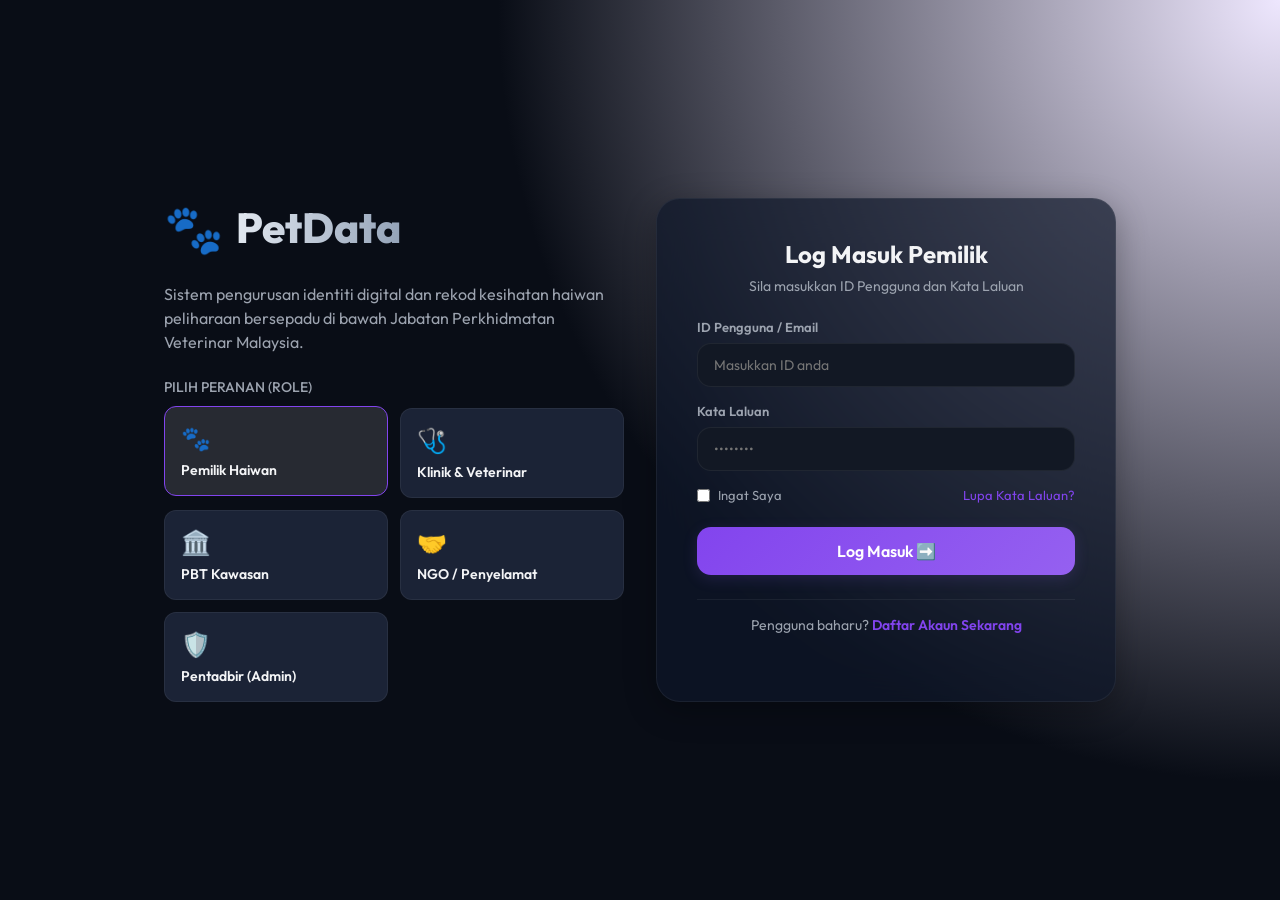
<file: index.html>
<!DOCTYPE html>
<html lang="ms">
<head>
  <meta charset="UTF-8">
  <meta name="viewport" content="width=device-width, initial-scale=1.0">
  <title>🐾 PetData — Identiti & Rekod Kesihatan Haiwan Digital</title>
  
  <!-- Manifest & PWA Tags -->
  <link rel="manifest" href="./manifest.json">
  <meta name="theme-color" content="#8B5CF6">
  <meta name="apple-mobile-web-app-capable" content="yes">
  <meta name="apple-mobile-web-app-status-bar-style" content="black-translucent">
  <meta name="apple-mobile-web-app-title" content="PetData">
  <link rel="apple-touch-icon" href="data:image/svg+xml;utf8,<svg xmlns='http://www.w3.org/2000/svg' viewBox='0 0 100 100'><rect width='100' height='100' rx='20' fill='%238B5CF6'/><text x='50' y='65' font-size='50' text-anchor='middle'>🐾</text></svg>">
  
  <!-- SEO Meta -->
  <meta name="description" content="Sistem pengurusan identiti digital dan kesihatan haiwan peliharaan bersepadu di bawah DVS Malaysia. Rekod vaksin, temujanji, pasport perjalanan, dan pindah hak milik digital.">
  <meta property="og:title" content="PetData — Identiti & Rekod Kesihatan Haiwan Digital">
  <meta property="og:description" content="Simpan profil, semak vaksinasi, urus pasport perjalanan, dan tempah rawatan klinik veterinar secara atas talian.">
  <meta property="og:type" content="website">

  <!-- Core Stylesheet -->
  <link rel="stylesheet" href="./style.css">
</head>
<body>
  <div class="app-container">
    
    <!-- --- Sidebar Navigation --- -->
    <aside class="sidebar">
      <div class="logo-container">
        <div class="logo-icon">🐾</div>
        <div class="logo-text">PetData</div>
      </div>
      
      <nav class="nav-menu">
        <div class="nav-item active" data-tab="dashboard" id="nav-dashboard">
          <span class="nav-icon">📊</span>
          <span>Dashboard</span>
        </div>
        <div class="nav-item" data-tab="profile" id="nav-profile">
          <span class="nav-icon">🐶</span>
          <span>Profil Haiwan</span>
        </div>
        <div class="nav-item" data-tab="travel" id="nav-travel">
          <span class="nav-icon">✈️</span>
          <span>Vets Passport</span>
        </div>
        <div class="nav-item" data-tab="certificates" id="nav-certificates">
          <span class="nav-icon">🏅</span>
          <span>Sijil Digital</span>
        </div>
        <div class="nav-item" data-tab="appointments" id="nav-appointments">
          <span class="nav-icon">📅</span>
          <span>Temujanji</span>
        </div>
        <div class="nav-item" data-tab="transfer-nfc" id="nav-transfer-nfc">
          <span class="nav-icon">🔄</span>
          <span>Pindahan & NFC</span>
        </div>
        <div class="nav-item" data-tab="community" id="nav-community">
          <span class="nav-icon">🤝</span>
          <span>Kempen & Kesedaran</span>
        </div>
      </nav>
      
      <div class="sidebar-footer">
        <div class="sync-status">
          <div class="status-dot" id="sync-dot"></div>
          <span id="sync-text">Sync: Vet API Online</span>
        </div>
        <div class="theme-switch-container">
          <span>Mod Cerah / Gelap</span>
          <div class="theme-toggle" id="theme-toggle-btn" aria-label="Tukar tema visual"></div>
        </div>
      </div>
    </aside>

    <!-- --- Main Display Area --- -->
    <main class="main-window">
      
      <!-- Top Sticky Header -->
      <header class="top-header">
        <div class="header-title-section">
          <h1 id="page-title">Ringkasan Dashboard</h1>
          <p id="page-subtitle">Semua maklumat kesihatan dan kemajuan semasa haiwan kesayangan anda.</p>
        </div>
        
        <div class="header-controls">
          <!-- Pet Switcher Dropdown -->
          <div class="pet-selector-wrapper">
            <button class="pet-select-btn" id="pet-switcher-trigger">
              <div class="pet-avatar-mini" id="current-pet-avatar">🐱</div>
              <span id="current-pet-name">Loading...</span>
              <span>▼</span>
            </button>
            <div class="pet-switcher-dropdown" id="pet-switcher-dd">
              <!-- Rendered Dynamically via JS -->
              <div class="add-pet-dd-btn" id="add-pet-trigger">➕ Daftar Haiwan Baru</div>
            </div>
          </div>

          <!-- Notification Bell -->
          <button class="notif-btn" id="notif-btn-trigger" aria-label="Notifikasi">
            <span>🔔</span>
            <div class="notif-badge" id="notif-badge"></div>
          </button>
          
          <!-- User Profile -->
          <div class="user-profile-badge" style="display: flex; align-items: center; gap: 10px;">
            <div class="user-avatar" id="user-avatar-display">--</div>
            <div style="display: flex; flex-direction: column; line-height: 1.2;">
              <span class="user-name" id="user-name-display" style="font-weight: 600;">Loading...</span>
              <span id="user-role-display" style="font-size: 11px; font-weight: 600;">--</span>
            </div>
          </div>
          <button id="logout-btn" class="btn-secondary" style="padding: 6px 12px; font-size: 12px; margin-left: 8px; border-color: rgba(239, 68, 68, 0.3); color: var(--danger);">Log Keluar</button>
        </div>
      </header>

      <!-- Content Window -->
      <div class="content-body">
        
        <!-- --- SECTION 1: DASHBOARD --- -->
        <section class="tab-pane active" id="tab-dashboard">
          <div class="dashboard-grid">
            
            <div class="dashboard-left">
              <!-- Quick Stats row -->
              <div class="widget-row">
                <div class="glass-card metric-card">
                  <div class="metric-icon">💉</div>
                  <div class="metric-data">
                    <h3>Status Vaksin</h3>
                    <div class="metric-value" id="dash-vaccine-status"><span class="badge badge-green">Kemaskini</span></div>
                  </div>
                </div>
                <div class="glass-card metric-card">
                  <div class="metric-icon">⚖️</div>
                  <div class="metric-data">
                    <h3>Berat Terkini</h3>
                    <div class="metric-value"><span id="dash-weight-value">--</span> <span class="metric-label">kg</span></div>
                  </div>
                </div>
                <div class="glass-card metric-card">
                  <div class="metric-icon">🛰️</div>
                  <div class="metric-data">
                    <h3>Nombor Mikrocip</h3>
                    <div class="metric-value" id="dash-chip-value">--</div>
                  </div>
                </div>
              </div>

              <!-- Weight Chart Widget -->
              <div class="glass-card chart-widget">
                <div class="chart-header">
                  <span class="chart-title">Trend Berat Badan (Sejarah Log)</span>
                  <div class="chart-controls">
                    <button class="chart-btn" id="add-weight-log-btn">✍️ Log Berat</button>
                  </div>
                </div>
                <div class="chart-container" id="weight-chart-holder">
                  <!-- SVG Graph dynamically rendered here -->
                </div>
              </div>
            </div>

            <div class="dashboard-right">
              <!-- Quick Identity Card -->
              <div class="glass-card pet-identity-card">
                <div class="pet-avatar-large-container">
                  <div class="pet-avatar-large" id="dash-pet-avatar" style="font-size: 56px; display: flex; align-items: center; justify-content: center; background-color: var(--bg-tertiary);">🐱</div>
                  <div class="pet-tag-indicator" id="dash-pet-gender-icon">♀️</div>
                </div>
                <h2 class="pet-name-large" id="dash-pet-name">--</h2>
                <div class="pet-breed-large" id="dash-pet-breed">--</div>
                <div class="pet-uuid" id="dash-pet-uuid">--</div>
                
                <div class="profile-quick-stats">
                  <div class="stat-item">
                    <h4>Tarikh Lahir</h4>
                    <p id="dash-pet-dob">--</p>
                  </div>
                  <div class="stat-item">
                    <h4>Ciri Fizikal</h4>
                    <p id="dash-pet-colors">--</p>
                  </div>
                </div>
              </div>

              <!-- Food Log Quick View -->
              <div class="glass-card food-history-widget">
                <div class="chart-header">
                  <span class="chart-title">🍛 Rekod Makanan Terkini</span>
                  <button class="chart-btn" id="add-food-log-btn" style="padding: 4px 8px;">➕ Tambah</button>
                </div>
                <div class="food-log-list" id="dash-food-logs-container">
                  <!-- Dynamic render -->
                </div>
              </div>
            </div>

          </div>
        </section>

        <!-- --- SECTION 2: ANIMAL PROFILE --- -->
        <section class="tab-pane" id="tab-profile">
          <div class="dashboard-grid">
            
            <div class="dashboard-left">
              <div class="glass-card">
                <h2 style="margin-bottom: 20px;">Maklumat Pengenalan & Ciri Haiwan</h2>
                <form id="pet-info-form" style="display: grid; grid-template-columns: 1fr 1fr; gap: 16px;">
                  <div class="form-group">
                    <label for="prof-pet-name">Nama Haiwan</label>
                    <input type="text" class="form-control" id="prof-pet-name" required>
                  </div>
                  <div class="form-group">
                    <label for="prof-pet-species">Spesies / Baka</label>
                    <input type="text" class="form-control" id="prof-pet-species" required>
                  </div>
                  <div class="form-group">
                    <label for="prof-pet-gender">Jantina</label>
                    <select class="form-control" id="prof-pet-gender">
                      <option value="Jantan">Jantan (Male)</option>
                      <option value="Betina">Betina (Female)</option>
                    </select>
                  </div>
                  <div class="form-group">
                    <label for="prof-pet-dob">Tarikh Lahir (DOB)</label>
                    <input type="date" class="form-control" id="prof-pet-dob" required>
                  </div>
                  <div class="form-group">
                    <label for="prof-pet-chip-no">Nombor Mikrocip</label>
                    <input type="text" class="form-control" id="prof-pet-chip-no">
                  </div>
                  <div class="form-group">
                    <label for="prof-pet-chip-color">Warna Mikrocip</label>
                    <input type="text" class="form-control" id="prof-pet-chip-color">
                  </div>
                  <div class="form-group" style="grid-column: span 2;">
                    <label for="prof-pet-physical">Warna & Ciri Fizikal</label>
                    <input type="text" class="form-control" id="prof-pet-physical">
                  </div>
                  <div class="form-group" style="grid-column: span 2; display: flex; justify-content: flex-end; margin-top: 10px;">
                    <button type="submit" class="btn-primary">💾 Simpan Kemaskini</button>
                  </div>
                </form>
              </div>
            </div>

            <div class="dashboard-right">
              <div class="glass-card">
                <h3 style="margin-bottom: 16px;">Log Berat Badan Lengkap</h3>
                <form id="weight-manual-form" style="display: flex; gap: 10px; margin-bottom: 16px;">
                  <input type="number" step="0.1" class="form-control" id="weight-input-kg" placeholder="Berat (kg)" required style="flex-grow: 1;">
                  <button type="submit" class="btn-primary" style="padding: 10px 16px;">Simpan</button>
                </form>
                <div style="max-height: 250px; overflow-y: auto;">
                  <table class="history-table" style="width: 100%;">
                    <thead>
                      <tr>
                        <th>Tarikh</th>
                        <th>Berat (kg)</th>
                      </tr>
                    </thead>
                    <tbody id="profile-weight-table-body">
                      <!-- Render via JS -->
                    </tbody>
                  </table>
                </div>
              </div>
            </div>

          </div>
        </section>

        <!-- --- SECTION 3: TRAVEL HISTORY --- -->
        <section class="tab-pane" id="tab-travel">
          <div style="max-width: 800px; margin: 0 auto;">
            <div class="glass-card" style="margin-bottom: 24px;">
              <h2 style="margin-bottom: 12px;">✈️ Rekod Perjalanan (Vets Passport API)</h2>
              <p style="font-size: 14px; color: var(--text-secondary);">
                Menyemak sejarah perjalanan rentas sempadan bagi haiwan peliharaan anda yang telah didaftarkan dengan Jabatan Perkhidmatan Veterinar Malaysia (DVS).
              </p>
            </div>
            
            <div class="timeline" id="travel-timeline">
              <!-- Timelines generated via JS -->
            </div>
          </div>
        </section>

        <!-- --- SECTION 4: CERTIFICATES --- -->
        <section class="tab-pane" id="tab-certificates">
          <div style="margin-bottom: 24px; display: flex; justify-content: space-between; align-items: center; flex-wrap: wrap; gap: 16px;">
            <div>
              <h2>🏅 Vault Sijil Digital Rasmi</h2>
              <p style="font-size: 14px; color: var(--text-secondary); margin-top: 4px;">Sijil digital sah berhubung terus dengan pangkalan data Vet Registry API.</p>
            </div>
            <button class="btn-primary" id="request-cert-btn">➕ Pohon Sijil Baru</button>
          </div>

          <div class="certs-grid" id="certs-container">
            <!-- Render via JS -->
          </div>
        </section>

        <!-- --- SECTION 5: APPOINTMENTS --- -->
        <section class="tab-pane" id="tab-appointments">
          <div class="appointment-booking-grid">
            
            <div class="glass-card">
              <h2 style="margin-bottom: 20px;">📅 Tempah Temujanji Veterinar</h2>
              <form id="appointment-booking-form">
                <div class="form-group">
                  <label for="apt-service">Jenis Temujanji</label>
                  <select class="form-control" id="apt-service" required>
                    <option value="Vaksinasi & Imunisasi">Vaksinasi & Imunisasi (Vaccine)</option>
                    <option value="Pemeriksaan Kesihatan Biasa">Pemeriksaan Kesihatan Biasa (General Checkup)</option>
                    <option value="Rawatan Penyakit / Sakit">Rawatan Penyakit / Sakit (Treatment)</option>
                    <option value="Pembedahan / Neutering">Pembedahan / Sterilisasi (Surgery/Neutering)</option>
                  </select>
                </div>
                
                <div class="form-group">
                  <label for="apt-clinic">Pilih Klinik Veterinar Kerajaan</label>
                  <select class="form-control" id="apt-clinic" required>
                    <option value="Klinik Veterinar Kerajaan Daerah Petaling">Klinik Veterinar Kerajaan Daerah Petaling</option>
                    <option value="Jabatan Perkhidmatan Veterinar Negeri Selangor">Jabatan Perkhidmatan Veterinar Negeri Selangor (Shah Alam)</option>
                    <option value="Klinik Veterinar Kerajaan Wilayah Persekutuan">Klinik Veterinar Kerajaan Wilayah Persekutuan (Cheras)</option>
                    <option value="Klinik Veterinar Kerajaan Daerah Klang">Klinik Veterinar Kerajaan Daerah Klang</option>
                  </select>
                </div>

                <div class="form-group" style="margin-top: 16px;">
                  <label>Pilih Tarikh & Masa Slot</label>
                  <div class="calendar-picker" style="margin-top: 8px;">
                    <div class="calendar-header">
                      <span id="cal-month-year">Jun 2026</span>
                    </div>
                    <div class="calendar-grid" id="cal-grid-days">
                      <!-- Dynamically build days in JS -->
                    </div>
                  </div>
                </div>

                <div class="form-group" style="margin-top: 16px;">
                  <label>Slot Masa Tersedia</label>
                  <div class="slots-grid" id="slots-time-container">
                    <!-- Rendered in JS -->
                  </div>
                </div>

                <div style="display: flex; justify-content: flex-end; margin-top: 24px;">
                  <button type="submit" class="btn-primary" id="btn-book-appointment">📅 Confirm Slot Booking</button>
                </div>
              </form>
            </div>

            <div class="dashboard-right">
              <div class="glass-card">
                <h3 style="margin-bottom: 16px;">Temujanji Akan Datang</h3>
                <div style="display: flex; flex-direction: column; gap: 12px;" id="upcoming-appointments-list">
                  <!-- Dynamic items -->
                </div>
              </div>
            </div>

          </div>
        </section>

        <!-- --- SECTION 6: TRANSFER & NFC --- -->
        <section class="tab-pane" id="tab-transfer-nfc">
          <div class="dashboard-grid">
            
            <div class="dashboard-left">
              <!-- Ownership Transfer Wizard -->
              <div class="glass-card">
                <h2 style="margin-bottom: 8px;">🔄 Pindahan Hak Milik (Ownership Transfer)</h2>
                <p style="font-size: 13px; color: var(--text-secondary); margin-bottom: 24px;">Pindahkan profil haiwan secara sah kepada pemilik baru.</p>
                
                <div class="step-wizard">
                  <div class="step-node active" id="step-node-1">
                    <div class="step-circle">1</div>
                    <span>Maklumat Baru</span>
                  </div>
                  <div class="step-node" id="step-node-2">
                    <div class="step-circle">2</div>
                    <span>Pengesahan PIN</span>
                  </div>
                  <div class="step-node" id="step-node-3">
                    <div class="step-circle">3</div>
                    <span>Selesai</span>
                  </div>
                </div>

                <!-- Step 1 Content -->
                <div id="transfer-step-1-content">
                  <form id="transfer-initiate-form">
                    <div class="form-group">
                      <label for="trans-owner-ic">No. Kad Pengenalan (IC) Pemilik Baru</label>
                      <input type="text" class="form-control" id="trans-owner-ic" placeholder="Cth: 920815105233" required>
                    </div>
                    <div class="form-group">
                      <label for="trans-owner-email">Alamat Email Pemilik Baru</label>
                      <input type="email" class="form-control" id="trans-owner-email" placeholder="Cth: newowner@email.com" required>
                    </div>
                    <div class="form-group">
                      <label for="trans-reason">Sebab Pindahan</label>
                      <textarea class="form-control" id="trans-reason" rows="3" placeholder="Sebab penyerahan pemilikan..." required></textarea>
                    </div>
                    <div style="display: flex; justify-content: flex-end; margin-top: 16px;">
                      <button type="submit" class="btn-primary">Seterusnya ➡️</button>
                    </div>
                  </form>
                </div>

                <!-- Step 2 Content -->
                <div id="transfer-step-2-content" style="display: none; text-align: center; padding: 20px 0;">
                  <p style="margin-bottom: 16px;">Sila masukkan **PIN Pengesahan Kripto** pemilik semasa untuk meluluskan pindahan ini.</p>
                  <form id="transfer-pin-form" style="max-width: 300px; margin: 0 auto;">
                    <div class="form-group">
                      <input type="password" class="form-control" id="trans-pin-input" maxlength="6" placeholder="******" style="text-align: center; font-size: 24px; letter-spacing: 12px;" required>
                    </div>
                    <div style="display: flex; justify-content: center; gap: 12px; margin-top: 16px;">
                      <button type="button" class="btn-secondary" id="btn-cancel-transfer">Batal</button>
                      <button type="submit" class="btn-primary">Sahkan Transaksi 🔑</button>
                    </div>
                  </form>
                </div>

                <!-- Step 3 Content -->
                <div id="transfer-step-3-content" style="display: none; text-align: center; padding: 30px 0;">
                  <span style="font-size: 48px;">✅</span>
                  <h3 style="margin-top: 16px;">Pindahan Selesai & Berjaya!</h3>
                  <p style="font-size: 13px; color: var(--text-secondary); margin-top: 8px; max-width: 400px; margin-left: auto; margin-right: auto;">
                    Sijil pemilikan baharu sedang dijana. Notifikasi pengesahan telah dihantar kepada pemilik baru melalui e-mel.
                  </p>
                  <button type="button" class="btn-primary" id="btn-reset-transfer" style="margin: 24px auto 0 auto;">Selesai</button>
                </div>
              </div>

              <!-- Ownership Log History -->
              <div class="glass-card" style="margin-top: 24px;">
                <h3>Rekod Log Pindahan Terdahulu (Audit Log)</h3>
                <div style="overflow-x: auto;">
                  <table class="history-table">
                    <thead>
                      <tr>
                        <th>Tarikh</th>
                        <th>Dari Pemilik</th>
                        <th>Kepada Pemilik</th>
                        <th>Status</th>
                      </tr>
                    </thead>
                    <tbody id="transfer-history-tbody">
                      <!-- Rendered dynamically -->
                    </tbody>
                  </table>
                </div>
              </div>
            </div>

            <div class="dashboard-right">
              <!-- NFC Integration Panel -->
              <div class="glass-card">
                <div class="nfc-widget">
                  <div class="nfc-status-info">
                    <div class="nfc-badge-pulse" id="nfc-pulse-indicator">
                      <div class="nfc-pulse-dot"></div>
                      <span id="nfc-status-text">Collar Active</span>
                    </div>
                    <h3 style="margin-top: 8px;">IoT Collar Smart NFC</h3>
                    <p style="font-size: 12px; color: var(--text-secondary); max-width: 200px;">
                      Imbas tag kolar pintar untuk akses pantas profil awam bagi haiwan peliharaan.
                    </p>
                  </div>
                  <button class="nfc-btn-toggle" id="btn-toggle-nfc">NFC Aktif</button>
                </div>

                <div style="margin-top: 24px; padding-top: 20px; border-top: 1px solid var(--border-color);">
                  <div class="form-group">
                    <label>UID Tag NFC Semasa</label>
                    <div style="display: flex; gap: 8px;">
                      <input type="text" class="form-control" id="nfc-uid-display" value="NTAG215_90A45F3C28" readonly style="flex-grow: 1; font-family: monospace; font-size: 13px;">
                      <button class="btn-secondary" id="btn-re-register-nfc" style="padding: 10px 14px;">Edit</button>
                    </div>
                  </div>
                </div>

                <div style="margin-top: 20px; padding: 12px; background-color: var(--bg-tertiary); border-radius: var(--radius-md); font-size: 12px;">
                  <strong>💡 Mod Kecemasan (Lost Mode):</strong> Jika haiwan anda hilang, pastikan kolar NFC diaktifkan supaya orang awam yang mengimbas tag boleh menghubungi anda secara selamat tanpa mendedahkan data privasi.
                </div>
                
                <button class="btn-secondary" id="btn-preview-public-profile" style="width: 100%; margin-top: 16px; font-weight: 600;">👁️ Lihat Profil Awam NFC</button>
              </div>
            </div>

          </div>
        </section>

      </div>
    </main>

  </div>

  <!-- --- NOTIFICATION BANNER CONTAINER --- -->
  <div class="toast-container" id="toast-holder"></div>

  <!-- --- MODAL 1: ADD / REGISTER NEW PET --- -->
  <div class="modal-overlay" id="modal-add-pet">
    <div class="modal-content">
      <div class="modal-header">
        <h3 class="modal-title">🐾 Daftar Profil Haiwan Baharu</h3>
        <button class="modal-close" id="modal-add-pet-close">&times;</button>
      </div>
      <form id="add-pet-form">
        <div class="modal-body">
          <div class="form-group">
            <label for="add-pet-name">Nama Haiwan</label>
            <input type="text" class="form-control" id="add-pet-name" placeholder="Cth: Oyen" required>
          </div>
          <div class="form-group">
            <label for="add-pet-species">Spesies / Baka</label>
            <input type="text" class="form-control" id="add-pet-species" placeholder="Cth: Kucing Tabby, Golden Retriever" required>
          </div>
          <div class="form-group">
            <label for="add-pet-gender">Jantina</label>
            <select class="form-control" id="add-pet-gender">
              <option value="Jantan">Jantan (Male)</option>
              <option value="Betina">Betina (Female)</option>
            </select>
          </div>
          <div class="form-group">
            <label for="add-pet-dob">Tarikh Lahir (DOB)</label>
            <input type="date" class="form-control" id="add-pet-dob" required>
          </div>
          <div class="form-group">
            <label for="add-pet-weight">Berat Awal (kg)</label>
            <input type="number" step="0.1" class="form-control" id="add-pet-weight" placeholder="Cth: 4.2" required>
          </div>
        </div>
        <div class="modal-footer">
          <button type="button" class="btn-secondary" id="modal-add-pet-cancel">Batal</button>
          <button type="submit" class="btn-primary">Daftar Profil 💾</button>
        </div>
        <!-- SECTION: COMMUNITY (Kempen & Kesedaran) -->
        <section class="tab-pane" id="tab-community">
          <div class="dashboard-grid">
            <!-- Fundraising Campaigns -->
            <div class="glass-card">
              <h2>Kempen Bantuan & Kutipan Dana NGO</h2>
              <p style="color: var(--text-secondary); font-size: 13px; margin-bottom: 16px;">Sumbang untuk perubatan dan penjagaan haiwan terbiar yang dikendalikan oleh rakan NGO kami.</p>
              
              <div style="display: flex; flex-direction: column; gap: 16px;">
                <div style="border: 1px solid var(--border-color); border-radius: var(--radius-md); padding: 12px; background: var(--bg-tertiary);">
                  <div style="display: flex; gap: 12px; align-items: center;">
                    <div style="width: 80px; height: 80px; border-radius: var(--radius-sm); overflow: hidden; background: var(--border-color-hover);">
                      <img src="https://images.unsplash.com/photo-1548767797-d8c844163c4c?auto=format&fit=crop&w=400&q=80" style="width: 100%; height: 100%; object-fit: cover;">
                    </div>
                    <div style="flex-grow: 1;">
                      <h4 style="margin: 0; font-size: 15px;">Dana Perubatan Pembedahan Kucing (Bubu)</h4>
                      <p style="font-size: 12px; color: var(--text-muted); margin: 4px 0;">Oleh: Penyelamat Haiwan Malaysia</p>
                      <!-- Progress -->
                      <div style="width: 100%; height: 6px; background: var(--border-color); border-radius: 3px; margin-top: 8px; overflow: hidden;">
                         <div style="width: 50%; height: 100%; background: linear-gradient(90deg, var(--primary), var(--secondary));"></div>
                      </div>
                      <div style="display: flex; justify-content: space-between; font-size: 11px; margin-top: 4px; font-weight: 600;">
                         <span>Terkumpul: RM 1,250</span>
                         <span>Sasaran: RM 2,500</span>
                      </div>
                    </div>
                  </div>
                  <button class="btn-primary" style="width: 100%; margin-top: 12px; padding: 8px; font-size: 13px;">Sumbang Sekarang (ToyyibPay)</button>
                </div>
              </div>
            </div>

            <!-- Lost & Found Radar -->
            <div class="glass-card">
              <h2>Radar Haiwan Hilang / Ditemui</h2>
              <p style="color: var(--text-secondary); font-size: 13px; margin-bottom: 16px;">Membantu menyatukan haiwan peliharaan dengan pemilik sah mereka.</p>
              
              <div style="display: flex; flex-direction: column; gap: 12px;">
                <!-- Lost Item -->
                <div style="display: flex; gap: 12px; padding: 12px; border: 1px solid rgba(245, 158, 11, 0.3); border-radius: var(--radius-md); background: rgba(245, 158, 11, 0.05);">
                  <div style="width: 60px; height: 60px; border-radius: var(--radius-sm); overflow: hidden; border: 2px solid var(--warning);">
                    <img src="https://images.unsplash.com/photo-1543852786-1cf6624b9987?auto=format&fit=crop&w=100&q=80" style="width: 100%; height: 100%; object-fit: cover;">
                  </div>
                  <div>
                    <h4 style="margin: 0; color: var(--warning); font-size: 14px;">HILANG: Kucing Parsi (Oreo)</h4>
                    <p style="margin: 4px 0; font-size: 12px; color: var(--text-secondary);">Lokasi: USJ 11, Subang Jaya</p>
                    <button class="btn-secondary" style="padding: 4px 8px; font-size: 11px; margin-top: 4px; border-color: var(--warning); color: var(--warning);">Lapor Penemuan</button>
                  </div>
                </div>

                <!-- Found Item -->
                <div style="display: flex; gap: 12px; padding: 12px; border: 1px solid rgba(16, 185, 129, 0.3); border-radius: var(--radius-md); background: rgba(16, 185, 129, 0.05);">
                  <div style="width: 60px; height: 60px; border-radius: var(--radius-sm); overflow: hidden; border: 2px solid var(--success);">
                    <img src="https://images.unsplash.com/photo-1583511655857-d19b40a7a54e?auto=format&fit=crop&w=100&q=80" style="width: 100%; height: 100%; object-fit: cover;">
                  </div>
                  <div>
                    <h4 style="margin: 0; color: var(--success); font-size: 14px;">DITEMUI: Anjing Baka Mix</h4>
                    <p style="margin: 4px 0; font-size: 12px; color: var(--text-secondary);">Kini berada di Shelter NGO. Ada mikrocip.</p>
                    <button class="btn-primary" style="padding: 4px 8px; font-size: 11px; margin-top: 4px; background: var(--success);">Semak Tuntutan</button>
                  </div>
                </div>
              </div>
            </div>
          </div>
        </section>

      </div>
    </main>
  </div>

  <!-- --- MODAL 2: ADD FOOD LOG ENTRY --- -->
  <div class="modal-overlay" id="modal-food-log">
    <div class="modal-content">
      <div class="modal-header">
        <h3 class="modal-title">🍛 Tambah Sejarah Makanan</h3>
        <button class="modal-close" id="modal-food-log-close">&times;</button>
      </div>
      <form id="add-food-form">
        <div class="modal-body">
          <div class="form-group">
            <label for="food-type">Kategori Makanan</label>
            <select class="form-control" id="food-type" required>
              <option value="dry">Makanan Kering (Dry Food)</option>
              <option value="wet">Makanan Basah (Wet Food)</option>
              <option value="raw">Makanan Mentah (Raw Diet)</option>
              <option value="supplement">Suplemen / Vitamin</option>
            </select>
          </div>
          <div class="form-group">
            <label for="food-brand">Jenama & Nama Makanan</label>
            <input type="text" class="form-control" id="food-brand" placeholder="Cth: Royal Canin Fit 32" required>
          </div>
        </div>
        <div class="modal-footer">
          <button type="button" class="btn-secondary" id="modal-food-log-cancel">Batal</button>
          <button type="submit" class="btn-primary">Simpan Log 💾</button>
        </div>
      </form>
    </div>
  </div>

  <!-- --- MODAL 3: CERTIFICATE PRINT PREVIEW / QR VERIFICATION --- -->
  <div class="modal-overlay" id="modal-cert-viewer">
    <div class="modal-content" style="max-width: 650px;">
      <div class="modal-header">
        <h3 class="modal-title" id="cert-viewer-title">Sijil Digital Pendaftaran</h3>
        <button class="modal-close" id="modal-cert-viewer-close">&times;</button>
      </div>
      <div class="modal-body" id="cert-printable-area" style="padding: 30px; font-family: 'Outfit', sans-serif;">
        <!-- Printable / visual design system cert -->
        <div style="border: 4px double var(--primary); padding: 24px; border-radius: 12px; background-color: var(--bg-secondary); position: relative;">
          <!-- Badge overlay -->
          <div style="position: absolute; top: 20px; right: 20px; text-align: center;">
            <div id="cert-qr-holder" style="background: white; padding: 6px; border-radius: 8px; display: inline-block; margin-bottom: 4px;">
              <!-- Placeholder QR -->
              <svg width="64" height="64" viewBox="0 0 100 100" fill="black"><rect width="10" height="10" x="5" y="5"/><rect width="10" height="10" x="85" y="5"/><rect width="10" height="10" x="5" y="85"/><rect width="5" height="5" x="20" y="20"/><rect width="5" height="5" x="40" y="40"/><rect width="10" height="5" x="60" y="70"/><rect width="5" height="10" x="75" y="20"/><rect width="5" height="5" x="20" y="70"/><rect width="10" height="10" x="50" y="10"/><rect width="5" height="5" x="80" y="80"/></svg>
            </div>
            <div style="font-size: 8px; font-weight: 700; color: var(--text-secondary); text-transform: uppercase;">SCAN TO VERIFY</div>
          </div>
          
          <div style="text-align: center; margin-bottom: 24px;">
            <span style="font-size: 36px;">🇲🇾</span>
            <h2 style="font-size: 18px; letter-spacing: 1px; color: var(--text-primary); margin-top: 6px; font-weight: 800;">JABATAN PERKHIDMATAN VETERINAR MALAYSIA</h2>
            <p style="font-size: 10px; color: var(--text-muted); text-transform: uppercase; letter-spacing: 0.5px;">State Veterinary Services Department</p>
          </div>
          
          <div style="margin-bottom: 16px; text-align: center;">
            <h1 id="cert-title-internal" style="font-size: 20px; font-weight: 800; color: var(--primary);">SIJIL PENDAFTARAN HAIWAN KESAYANGAN</h1>
            <p style="font-size: 11px; color: var(--text-muted); font-family: monospace;" id="cert-id-internal">ID: PD-REG-88C15A</p>
          </div>

          <div style="display: grid; grid-template-columns: 1fr 1fr; gap: 16px; margin-top: 24px; font-size: 13px; border-top: 1px solid var(--border-color); padding-top: 16px;">
            <div>
              <span style="color: var(--text-muted); font-size: 11px; text-transform: uppercase; display: block; margin-bottom: 2px;">NAMA HAIWAN</span>
              <strong id="cert-pet-name-internal">--</strong>
            </div>
            <div>
              <span style="color: var(--text-muted); font-size: 11px; text-transform: uppercase; display: block; margin-bottom: 2px;">SPESIES / BAKA</span>
              <strong id="cert-breed-internal">--</strong>
            </div>
            <div>
              <span style="color: var(--text-muted); font-size: 11px; text-transform: uppercase; display: block; margin-bottom: 2px;">JANTINA / DOB</span>
              <strong id="cert-gender-dob-internal">--</strong>
            </div>
            <div>
              <span style="color: var(--text-muted); font-size: 11px; text-transform: uppercase; display: block; margin-bottom: 2px;">NO. MIKROCIP</span>
              <strong id="cert-chip-internal">--</strong>
            </div>
          </div>
          
          <div style="margin-top: 20px; font-size: 12px; border-top: 1px solid var(--border-color); padding-top: 16px; text-align: center;">
            <span style="color: var(--text-muted); font-size: 11px; text-transform: uppercase; display: block; margin-bottom: 2px;">PEMILIK BERDAFTAR</span>
            <strong style="font-size: 14px; color: var(--text-primary);">ENGKU HELMY BIN ENGKU MUSA</strong>
          </div>

          <div style="margin-top: 24px; display: flex; justify-content: space-between; align-items: flex-end; font-size: 11px; color: var(--text-muted);">
            <div>
              <span>Tarikh Dikeluarkan: <strong id="cert-issue-date">02/06/2026</strong></span><br>
              <span>Sah Sehingga: <strong id="cert-expiry-date">Kekal</strong></span>
            </div>
            <div style="text-align: right;">
              <span style="display: block; font-family: monospace; font-size: 9px; color: var(--success);">DIGITALLY SIGNED BY DVS VET REGISTRY</span>
              <span style="font-size: 8px;">Key Hash: SHA256_88C15A...</span>
            </div>
          </div>
        </div>
      </div>
      <div class="modal-footer">
        <button type="button" class="btn-secondary" id="modal-cert-viewer-close-btn">Tutup</button>
        <button type="button" class="btn-primary" id="btn-print-certificate">🖨️ Cetak / Muat Turun PDF</button>
      </div>
    </div>
  </div>

  <!-- --- MODAL 4: PUBLIC MINI-PROFILE PREVIEW (NFC SIMULATOR) --- -->
  <div class="modal-overlay" id="modal-public-profile">
    <div class="modal-content" style="max-width: 420px; border-color: var(--secondary);">
      <div class="modal-header" style="border-bottom-color: var(--border-color);">
        <h3 class="modal-title">📡 NFC Tag Mini-Profil Awam</h3>
        <button class="modal-close" id="modal-public-close">&times;</button>
      </div>
      <div class="modal-body" style="text-align: center; padding: 24px;">
        <div style="width: 80px; height: 80px; border-radius: 50%; border: 3px solid var(--secondary); margin: 0 auto 16px auto; font-size: 40px; display: flex; align-items: center; justify-content: center; background-color: var(--bg-tertiary);" id="pub-avatar">🐱</div>
        
        <h2 id="pub-pet-name">--</h2>
        <span class="badge badge-green" id="pub-status" style="margin-top: 8px;">STATUS: SIHAT</span>
        
        <div style="display: flex; flex-direction: column; gap: 10px; margin-top: 24px; text-align: left; background-color: var(--bg-tertiary); padding: 16px; border-radius: var(--radius-md); font-size: 13px; border: 1px solid var(--border-color);">
          <div><strong>🧬 Spesies / Baka:</strong> <span id="pub-breed">--</span></div>
          <div><strong>🎨 Ciri Fizikal:</strong> <span id="pub-colors">--</span></div>
          <div><strong>🛰️ No. Mikrocip:</strong> <span id="pub-chip" style="font-family: monospace;">--</span></div>
          <div><strong>📞 Hubungi Pemilik:</strong> <span id="pub-contact">Engku Helmy (+6019-XXXX882)</span></div>
        </div>

        <div style="margin-top: 24px;" id="report-found-section">
          <button class="btn-primary" id="btn-report-found" style="width: 100%; background: linear-gradient(135deg, var(--danger), #dc2626); box-shadow: 0 4px 15px rgba(239,68,68,0.2);">📢 Laporkan Haiwan Ini Jumpa / Hilang</button>
        </div>
      </div>
      <div class="modal-footer">
        <button type="button" class="btn-secondary" id="modal-public-close-btn" style="width: 100%;">Tutup Simulasi Scan</button>
      </div>
    </div>
  </div>

  <!-- --- SCRIPTS --- -->
  <script src="./auth.js"></script>
  <script>
    document.addEventListener('DOMContentLoaded', () => {
      // 1. Guard the route: Only 'user' role allowed here
      const currentUser = requireAuth(['user']);
      if (!currentUser) return; // Will redirect

      // 2. Inject standard auth header UI (Name, Avatar, Role Badge, Logout)
      injectAuthHeader(currentUser);
    });
  </script>
  <script src="./app.js"></script>
</body>
</html>
</file>
<file: style.css>
@import url('https://fonts.googleapis.com/css2?family=Outfit:wght@300;400;500;600;700;800&display=swap');

/* --- Root Variables & Theme Tokens --- */
:root {
  /* Colors - HSL Base (Dark Mode default) */
  --bg-primary: #090d16;
  --bg-secondary: #121824;
  --bg-tertiary: #1b2336;
  --border-color: rgba(255, 255, 255, 0.06);
  --border-color-hover: rgba(255, 255, 255, 0.12);
  
  --text-primary: #f3f4f6;
  --text-secondary: #9ca3af;
  --text-muted: #6b7280;

  --primary: hsl(262, 83%, 60%);
  --primary-hover: hsl(262, 83%, 66%);
  --primary-glow: rgba(139, 92, 246, 0.15);
  
  --secondary: hsl(190, 90%, 50%);
  --secondary-hover: hsl(190, 90%, 60%);
  --secondary-glow: rgba(6, 189, 254, 0.15);

  --success: hsl(142, 72%, 40%);
  --success-bg: rgba(16, 185, 129, 0.1);
  --warning: hsl(38, 92%, 50%);
  --warning-bg: rgba(245, 158, 11, 0.1);
  --danger: hsl(0, 84%, 60%);
  --danger-bg: rgba(239, 68, 68, 0.1);

  --glass-bg: rgba(18, 24, 36, 0.65);
  --glass-blur: 16px;
  --glass-shadow: 0 8px 32px 0 rgba(0, 0, 0, 0.3);

  --font-main: 'Outfit', -apple-system, BlinkMacSystemFont, "Segoe UI", Roboto, sans-serif;
  
  --radius-sm: 8px;
  --radius-md: 14px;
  --radius-lg: 24px;
  
  --transition-fast: 0.2s cubic-bezier(0.4, 0, 0.2, 1);
  --transition-normal: 0.3s cubic-bezier(0.4, 0, 0.2, 1);
  --transition-slow: 0.5s cubic-bezier(0.4, 0, 0.2, 1);
}

/* Light Mode Override */
[data-theme="light"] {
  --bg-primary: #f8fafc;
  --bg-secondary: #ffffff;
  --bg-tertiary: #f1f5f9;
  --border-color: rgba(0, 0, 0, 0.06);
  --border-color-hover: rgba(0, 0, 0, 0.12);
  
  --text-primary: #0f172a;
  --text-secondary: #475569;
  --text-muted: #94a3b8;

  --primary: hsl(262, 83%, 54%);
  --primary-hover: hsl(262, 83%, 45%);
  --primary-glow: rgba(139, 92, 246, 0.1);

  --glass-bg: rgba(255, 255, 255, 0.75);
  --glass-shadow: 0 8px 32px 0 rgba(31, 38, 135, 0.06);
}

/* --- Base & Reset Rules --- */
* {
  box-sizing: border-box;
  margin: 0;
  padding: 0;
  scrollbar-width: thin;
  scrollbar-color: var(--border-color-hover) transparent;
}

::-webkit-scrollbar {
  width: 6px;
  height: 6px;
}
::-webkit-scrollbar-thumb {
  background: var(--border-color-hover);
  border-radius: 10px;
}
::-webkit-scrollbar-track {
  background: transparent;
}

body {
  font-family: var(--font-main);
  background-color: var(--bg-primary);
  color: var(--text-primary);
  min-height: 100vh;
  display: flex;
  overflow-x: hidden;
  transition: background-color var(--transition-normal), color var(--transition-normal);
}

button, input, select, textarea {
  font-family: inherit;
  color: inherit;
  outline: none;
}

a {
  text-decoration: none;
  color: inherit;
}

/* --- App Shell Layout --- */
.app-container {
  display: flex;
  width: 100vw;
  height: 100vh;
  position: relative;
  overflow: hidden;
}

/* --- Sidebar --- */
.sidebar {
  width: 280px;
  background-color: var(--bg-secondary);
  border-right: 1px solid var(--border-color);
  display: flex;
  flex-direction: column;
  padding: 24px;
  flex-shrink: 0;
  transition: width var(--transition-normal), transform var(--transition-normal);
  z-index: 100;
}

.logo-container {
  display: flex;
  align-items: center;
  gap: 12px;
  margin-bottom: 32px;
  padding: 8px 4px;
}

.logo-icon {
  background: linear-gradient(135deg, var(--primary), var(--secondary));
  width: 42px;
  height: 42px;
  border-radius: var(--radius-md);
  display: flex;
  align-items: center;
  justify-content: center;
  font-size: 20px;
  box-shadow: 0 0 15px var(--primary-glow);
}

.logo-text {
  font-weight: 800;
  font-size: 22px;
  letter-spacing: -0.5px;
  background: linear-gradient(135deg, var(--text-primary), var(--text-secondary));
  -webkit-background-clip: text;
  -webkit-text-fill-color: transparent;
}

.nav-menu {
  display: flex;
  flex-direction: column;
  gap: 8px;
  flex-grow: 1;
}

.nav-item {
  display: flex;
  align-items: center;
  gap: 14px;
  padding: 12px 16px;
  border-radius: var(--radius-md);
  font-size: 15px;
  font-weight: 500;
  color: var(--text-secondary);
  border: 1px solid transparent;
  cursor: pointer;
  transition: all var(--transition-fast);
}

.nav-item:hover {
  color: var(--text-primary);
  background-color: var(--bg-tertiary);
  border-color: var(--border-color);
  transform: translateX(4px);
}

.nav-item.active {
  color: #ffffff;
  background: linear-gradient(135deg, var(--primary), var(--primary-hover));
  box-shadow: 0 4px 20px var(--primary-glow);
  transform: translateX(0);
}

.nav-icon {
  font-size: 18px;
}

/* Sidebar Footer (Theme & Sync status) */
.sidebar-footer {
  margin-top: 24px;
  padding-top: 18px;
  border-top: 1px solid var(--border-color);
  display: flex;
  flex-direction: column;
  gap: 16px;
}

.sync-status {
  display: flex;
  align-items: center;
  gap: 10px;
  font-size: 13px;
  color: var(--text-muted);
}

.status-dot {
  width: 8px;
  height: 8px;
  border-radius: 50%;
  background-color: var(--success);
  box-shadow: 0 0 8px var(--success);
  position: relative;
}

.status-dot.syncing {
  background-color: var(--warning);
  box-shadow: 0 0 8px var(--warning);
  animation: pulse-warn 1.5s infinite alternate;
}

@keyframes pulse-warn {
  0% { opacity: 0.4; }
  100% { opacity: 1; }
}

/* --- Theme Toggle Switch --- */
.theme-switch-container {
  display: flex;
  align-items: center;
  justify-content: space-between;
  background-color: var(--bg-tertiary);
  padding: 8px 12px;
  border-radius: var(--radius-sm);
  font-size: 13px;
}

.theme-toggle {
  width: 44px;
  height: 24px;
  background-color: var(--border-color-hover);
  border-radius: 12px;
  position: relative;
  cursor: pointer;
  transition: background-color var(--transition-fast);
}

.theme-toggle::before {
  content: '';
  position: absolute;
  top: 3px;
  left: 3px;
  width: 18px;
  height: 18px;
  background-color: #ffffff;
  border-radius: 50%;
  transition: transform var(--transition-fast);
  box-shadow: 0 1px 3px rgba(0,0,0,0.2);
}

[data-theme="light"] .theme-toggle {
  background-color: var(--primary);
}

[data-theme="light"] .theme-toggle::before {
  transform: translateX(20px);
}

/* --- Main Display Window --- */
.main-window {
  flex-grow: 1;
  height: 100vh;
  display: flex;
  flex-direction: column;
  overflow-y: auto;
  position: relative;
  background: radial-gradient(circle at top right, var(--primary-glow), transparent 45%),
              radial-gradient(circle at bottom left, var(--secondary-glow), transparent 45%),
              var(--bg-primary);
  background-attachment: fixed;
}

/* --- Top Header Area --- */
.top-header {
  padding: 24px 40px;
  display: flex;
  align-items: center;
  justify-content: space-between;
  border-bottom: 1px solid var(--border-color);
  backdrop-filter: blur(10px);
  position: sticky;
  top: 0;
  z-index: 10;
}

.header-title-section h1 {
  font-size: 24px;
  font-weight: 700;
  letter-spacing: -0.5px;
}

.header-title-section p {
  font-size: 14px;
  color: var(--text-secondary);
  margin-top: 4px;
}

.header-controls {
  display: flex;
  align-items: center;
  gap: 16px;
}

/* Pet Switcher UI */
.pet-selector-wrapper {
  position: relative;
}

.pet-select-btn {
  background-color: var(--bg-secondary);
  border: 1px solid var(--border-color);
  border-radius: var(--radius-md);
  padding: 8px 16px;
  display: flex;
  align-items: center;
  gap: 10px;
  font-size: 14px;
  font-weight: 600;
  cursor: pointer;
  transition: all var(--transition-fast);
}

.pet-select-btn:hover {
  background-color: var(--bg-tertiary);
  border-color: var(--border-color-hover);
}

.pet-avatar-mini {
  width: 24px;
  height: 24px;
  border-radius: 50%;
  object-fit: cover;
  background-color: var(--bg-tertiary);
  border: 1.5px solid var(--primary);
  display: flex;
  align-items: center;
  justify-content: center;
}

.pet-switcher-dropdown {
  position: absolute;
  top: calc(100% + 8px);
  right: 0;
  width: 240px;
  background-color: var(--glass-bg);
  backdrop-filter: blur(var(--glass-blur));
  border: 1px solid var(--border-color);
  border-radius: var(--radius-md);
  box-shadow: var(--glass-shadow);
  padding: 8px;
  display: none;
  flex-direction: column;
  gap: 4px;
  z-index: 50;
  transform: translateY(-10px);
  opacity: 0;
  transition: opacity var(--transition-fast), transform var(--transition-fast);
}

.pet-switcher-dropdown.show {
  display: flex;
  transform: translateY(0);
  opacity: 1;
}

.dropdown-item {
  display: flex;
  align-items: center;
  justify-content: space-between;
  padding: 10px 12px;
  border-radius: var(--radius-sm);
  cursor: pointer;
  transition: background var(--transition-fast);
}

.dropdown-item:hover {
  background-color: var(--bg-tertiary);
}

.dropdown-item-info {
  display: flex;
  align-items: center;
  gap: 10px;
}

.dropdown-item-name {
  font-size: 14px;
  font-weight: 600;
}

.dropdown-item-breed {
  font-size: 11px;
  color: var(--text-muted);
}

.add-pet-dd-btn {
  display: flex;
  align-items: center;
  justify-content: center;
  gap: 8px;
  padding: 10px;
  margin-top: 6px;
  border-top: 1px solid var(--border-color);
  font-size: 13px;
  font-weight: 600;
  color: var(--primary);
  width: 100%;
  text-align: center;
  cursor: pointer;
}

.add-pet-dd-btn:hover {
  background-color: rgba(139, 92, 246, 0.05);
}

/* User Profile Badge */
.user-profile-badge {
  display: flex;
  align-items: center;
  gap: 10px;
  padding: 6px 12px;
  border-radius: var(--radius-md);
  background-color: var(--bg-secondary);
  border: 1px solid var(--border-color);
}

.user-avatar {
  width: 28px;
  height: 28px;
  border-radius: 50%;
  background: linear-gradient(135deg, var(--secondary), var(--primary));
  display: flex;
  align-items: center;
  justify-content: center;
  font-weight: 600;
  font-size: 12px;
  color: #fff;
}

.user-name {
  font-size: 13px;
  font-weight: 500;
}

/* Notification Button */
.notif-btn {
  background: var(--bg-secondary);
  border: 1px solid var(--border-color);
  width: 40px;
  height: 40px;
  border-radius: var(--radius-md);
  display: flex;
  align-items: center;
  justify-content: center;
  cursor: pointer;
  position: relative;
  transition: all var(--transition-fast);
}

.notif-btn:hover {
  background-color: var(--bg-tertiary);
  border-color: var(--border-color-hover);
}

.notif-badge {
  position: absolute;
  top: 8px;
  right: 8px;
  width: 8px;
  height: 8px;
  background-color: var(--danger);
  border-radius: 50%;
  box-shadow: 0 0 6px var(--danger);
}

/* --- Main Dashboard Container --- */
.content-body {
  padding: 40px;
  flex-grow: 1;
}

.tab-pane {
  display: none;
  animation: fade-in 0.4s ease forwards;
}

.tab-pane.active {
  display: block;
}

@keyframes fade-in {
  from { opacity: 0; transform: translateY(10px); }
  to { opacity: 1; transform: translateY(0); }
}

/* --- Dashboard Overview Widgets --- */
.dashboard-grid {
  display: grid;
  grid-template-columns: 2fr 1fr;
  gap: 24px;
  margin-bottom: 24px;
}

@media (max-width: 1024px) {
  .dashboard-grid {
    grid-template-columns: 1fr;
  }
}

.dashboard-left {
  display: flex;
  flex-direction: column;
  gap: 24px;
}

.widget-row {
  display: grid;
  grid-template-columns: repeat(auto-fit, minmax(220px, 1fr));
  gap: 16px;
}

/* Widget Cards */
.glass-card {
  background-color: var(--glass-bg);
  backdrop-filter: blur(var(--glass-blur));
  border: 1px solid var(--border-color);
  border-radius: var(--radius-lg);
  box-shadow: var(--glass-shadow);
  padding: 24px;
  transition: border-color var(--transition-fast), transform var(--transition-fast);
  position: relative;
  overflow: hidden;
}

.glass-card:hover {
  border-color: var(--border-color-hover);
  transform: translateY(-2px);
}

.metric-card {
  display: flex;
  align-items: center;
  gap: 16px;
}

.metric-icon {
  width: 52px;
  height: 52px;
  border-radius: var(--radius-md);
  background: var(--bg-tertiary);
  display: flex;
  align-items: center;
  justify-content: center;
  font-size: 24px;
}

.metric-data h3 {
  font-size: 13px;
  color: var(--text-secondary);
  font-weight: 500;
  text-transform: uppercase;
  letter-spacing: 0.5px;
}

.metric-value {
  font-size: 20px;
  font-weight: 700;
  margin-top: 4px;
  display: flex;
  align-items: baseline;
  gap: 4px;
}

.metric-label {
  font-size: 11px;
  color: var(--text-muted);
}

/* SVG Chart Styles */
.chart-widget {
  height: 320px;
  display: flex;
  flex-direction: column;
  justify-content: space-between;
}

.chart-header {
  display: flex;
  justify-content: space-between;
  align-items: center;
}

.chart-title {
  font-size: 16px;
  font-weight: 700;
}

.chart-controls {
  display: flex;
  gap: 8px;
}

.chart-btn {
  background-color: var(--bg-tertiary);
  border: 1px solid var(--border-color);
  font-size: 12px;
  font-weight: 600;
  padding: 6px 12px;
  border-radius: var(--radius-sm);
  cursor: pointer;
}

.chart-btn:hover {
  border-color: var(--border-color-hover);
}

.chart-container {
  flex-grow: 1;
  width: 100%;
  margin-top: 16px;
  position: relative;
}

/* SVGs Styling */
.chart-svg {
  width: 100%;
  height: 100%;
  overflow: visible;
}

.chart-line {
  fill: none;
  stroke: var(--primary);
  stroke-width: 3;
  stroke-linecap: round;
  stroke-linejoin: round;
  filter: drop-shadow(0 4px 10px var(--primary-glow));
  stroke-dasharray: 1000;
  stroke-dashoffset: 1000;
  animation: draw-line 2s ease-out forwards;
}

@keyframes draw-line {
  to { stroke-dashoffset: 0; }
}

.chart-area {
  fill: url(#chart-gradient);
  opacity: 0.15;
}

.chart-grid-line {
  stroke: var(--border-color);
  stroke-width: 1;
  stroke-dasharray: 4;
}

.chart-point {
  fill: var(--primary);
  stroke: var(--bg-secondary);
  stroke-width: 2.5;
  transition: r var(--transition-fast), fill var(--transition-fast);
  cursor: pointer;
}

.chart-point:hover {
  r: 7;
  fill: var(--secondary);
}

.chart-label-text {
  font-size: 10px;
  fill: var(--text-secondary);
  text-anchor: middle;
}

/* Sidebar Dashboard Info (Right Panel) */
.dashboard-right {
  display: flex;
  flex-direction: column;
  gap: 24px;
}

/* Animal Profile card details */
.pet-identity-card {
  display: flex;
  flex-direction: column;
  align-items: center;
  text-align: center;
  padding: 32px 24px;
}

.pet-avatar-large-container {
  position: relative;
  margin-bottom: 16px;
}

.pet-avatar-large {
  width: 100px;
  height: 100px;
  border-radius: 50%;
  object-fit: cover;
  border: 3px solid var(--primary);
  box-shadow: 0 0 20px var(--primary-glow);
}

.pet-tag-indicator {
  position: absolute;
  bottom: 0;
  right: 0;
  width: 28px;
  height: 28px;
  background: linear-gradient(135deg, var(--secondary), var(--primary));
  border-radius: 50%;
  display: flex;
  align-items: center;
  justify-content: center;
  font-size: 14px;
  border: 2px solid var(--bg-secondary);
}

.pet-name-large {
  font-size: 22px;
  font-weight: 700;
}

.pet-breed-large {
  font-size: 13px;
  color: var(--text-secondary);
  margin-top: 4px;
}

.pet-uuid {
  font-size: 11px;
  font-family: monospace;
  color: var(--text-muted);
  background-color: var(--bg-tertiary);
  padding: 4px 8px;
  border-radius: 6px;
  margin-top: 8px;
}

.profile-quick-stats {
  display: grid;
  grid-template-columns: 1fr 1fr;
  width: 100%;
  border-top: 1px solid var(--border-color);
  margin-top: 24px;
  padding-top: 20px;
  gap: 16px;
}

.stat-item h4 {
  font-size: 11px;
  color: var(--text-muted);
  text-transform: uppercase;
  letter-spacing: 0.5px;
}

.stat-item p {
  font-size: 14px;
  font-weight: 600;
  margin-top: 4px;
}

/* Food Logs List styling */
.food-history-widget {
  display: flex;
  flex-direction: column;
  max-height: 260px;
}

.food-log-list {
  display: flex;
  flex-direction: column;
  gap: 10px;
  overflow-y: auto;
  margin-top: 12px;
  padding-right: 4px;
}

.food-log-item {
  display: flex;
  align-items: center;
  justify-content: space-between;
  padding: 10px 14px;
  background-color: var(--bg-tertiary);
  border: 1px solid var(--border-color);
  border-radius: var(--radius-sm);
  font-size: 13px;
}

.food-log-icon {
  font-size: 16px;
}

.food-log-info {
  display: flex;
  flex-direction: column;
  gap: 2px;
  flex-grow: 1;
  margin-left: 12px;
}

.food-type-badge {
  font-size: 9px;
  padding: 2px 6px;
  border-radius: 4px;
  font-weight: 700;
  width: fit-content;
  text-transform: uppercase;
}

.food-type-dry { background-color: rgba(139, 92, 246, 0.15); color: var(--primary); }
.food-type-wet { background-color: rgba(6, 189, 254, 0.15); color: var(--secondary); }
.food-type-raw { background-color: rgba(239, 68, 68, 0.15); color: var(--danger); }
.food-type-supplement { background-color: rgba(16, 185, 129, 0.15); color: var(--success); }

.food-log-brand {
  font-weight: 600;
}

.food-log-date {
  font-size: 11px;
  color: var(--text-muted);
}

/* --- Timeline Styles (Travel & Medical) --- */
.timeline {
  position: relative;
  padding-left: 32px;
  margin-top: 16px;
}

.timeline::before {
  content: '';
  position: absolute;
  left: 11px;
  top: 8px;
  bottom: 8px;
  width: 2px;
  background-color: var(--border-color);
}

.timeline-item {
  position: relative;
  margin-bottom: 24px;
}

.timeline-item:last-child {
  margin-bottom: 0;
}

.timeline-badge {
  position: absolute;
  left: -32px;
  top: 4px;
  width: 24px;
  height: 24px;
  border-radius: 50%;
  background-color: var(--bg-tertiary);
  border: 2px solid var(--border-color);
  display: flex;
  align-items: center;
  justify-content: center;
  font-size: 12px;
  z-index: 2;
}

.timeline-item.status-green .timeline-badge { border-color: var(--success); }
.timeline-item.status-yellow .timeline-badge { border-color: var(--warning); }
.timeline-item.status-red .timeline-badge { border-color: var(--danger); }

.timeline-content {
  background-color: var(--bg-secondary);
  border: 1px solid var(--border-color);
  border-radius: var(--radius-md);
  padding: 16px 20px;
}

.timeline-header {
  display: flex;
  justify-content: space-between;
  align-items: center;
  margin-bottom: 6px;
}

.timeline-title {
  font-size: 15px;
  font-weight: 700;
}

.timeline-date {
  font-size: 12px;
  color: var(--text-muted);
}

.timeline-desc {
  font-size: 13px;
  color: var(--text-secondary);
}

.timeline-details {
  display: flex;
  gap: 16px;
  margin-top: 10px;
  font-size: 11px;
  color: var(--text-muted);
  flex-wrap: wrap;
}

.flag-icon {
  font-size: 14px;
}

/* --- Certificates Tab Layout --- */
.certs-grid {
  display: grid;
  grid-template-columns: repeat(auto-fill, minmax(280px, 1fr));
  gap: 24px;
}

.cert-card {
  display: flex;
  flex-direction: column;
  justify-content: space-between;
  height: 220px;
}

.cert-header {
  display: flex;
  justify-content: space-between;
  align-items: flex-start;
}

.cert-type {
  font-size: 12px;
  font-weight: 700;
  text-transform: uppercase;
  color: var(--primary);
}

.cert-status {
  font-size: 10px;
  padding: 3px 8px;
  border-radius: 12px;
  font-weight: 600;
}

.cert-name {
  font-size: 18px;
  font-weight: 700;
  margin-top: 12px;
}

.cert-meta {
  font-size: 12px;
  color: var(--text-secondary);
  margin-top: 6px;
}

.cert-footer {
  display: flex;
  justify-content: space-between;
  align-items: center;
  border-top: 1px solid var(--border-color);
  padding-top: 14px;
  margin-top: auto;
}

.cert-id {
  font-family: monospace;
  font-size: 11px;
  color: var(--text-muted);
}

.cert-btn-group {
  display: flex;
  gap: 8px;
}

.btn-icon {
  background: var(--bg-tertiary);
  border: 1px solid var(--border-color);
  width: 32px;
  height: 32px;
  border-radius: 8px;
  display: flex;
  align-items: center;
  justify-content: center;
  cursor: pointer;
  transition: all var(--transition-fast);
}

.btn-icon:hover {
  border-color: var(--border-color-hover);
  background-color: var(--bg-secondary);
}

/* --- Status badges --- */
.badge {
  font-size: 11px;
  padding: 4px 8px;
  border-radius: var(--radius-sm);
  font-weight: 600;
}

.badge-green { background-color: var(--success-bg); color: var(--success); }
.badge-yellow { background-color: var(--warning-bg); color: var(--warning); }
.badge-red { background-color: var(--danger-bg); color: var(--danger); }

/* --- Ownership Transfer Tab --- */
.transfer-container {
  max-width: 680px;
  margin: 0 auto;
  display: flex;
  flex-direction: column;
  gap: 24px;
}

.step-wizard {
  display: flex;
  justify-content: space-between;
  position: relative;
  margin-bottom: 12px;
}

.step-wizard::before {
  content: '';
  position: absolute;
  top: 14px;
  left: 20px;
  right: 20px;
  height: 2px;
  background-color: var(--border-color);
  z-index: 1;
}

.step-node {
  display: flex;
  flex-direction: column;
  align-items: center;
  position: relative;
  z-index: 2;
  gap: 8px;
  font-size: 12px;
  color: var(--text-muted);
}

.step-circle {
  width: 30px;
  height: 30px;
  border-radius: 50%;
  background-color: var(--bg-secondary);
  border: 2px solid var(--border-color);
  display: flex;
  align-items: center;
  justify-content: center;
  font-weight: 700;
  transition: all var(--transition-fast);
}

.step-node.active .step-circle {
  border-color: var(--primary);
  background-color: var(--primary);
  color: #fff;
  box-shadow: 0 0 10px var(--primary-glow);
}

.step-node.completed .step-circle {
  border-color: var(--success);
  background-color: var(--success);
  color: #fff;
}

.step-node.active { color: var(--text-primary); font-weight: 600; }
.step-node.completed { color: var(--success); }

/* Forms */
.form-group {
  display: flex;
  flex-direction: column;
  gap: 8px;
  margin-bottom: 16px;
}

.form-group label {
  font-size: 13px;
  font-weight: 600;
  color: var(--text-secondary);
}

.form-control {
  background-color: var(--bg-secondary);
  border: 1px solid var(--border-color);
  padding: 12px 16px;
  border-radius: var(--radius-md);
  font-size: 14px;
  transition: border-color var(--transition-fast);
}

.form-control:focus {
  border-color: var(--primary);
  box-shadow: 0 0 8px var(--primary-glow);
}

.btn-primary {
  background: linear-gradient(135deg, var(--primary), var(--primary-hover));
  color: #fff;
  border: none;
  padding: 12px 24px;
  border-radius: var(--radius-md);
  font-weight: 600;
  font-size: 14px;
  cursor: pointer;
  transition: all var(--transition-fast);
  display: flex;
  align-items: center;
  justify-content: center;
  gap: 8px;
  box-shadow: 0 4px 15px var(--primary-glow);
}

.btn-primary:hover {
  transform: translateY(-1px);
  box-shadow: 0 6px 20px var(--primary-glow);
}

.btn-secondary {
  background-color: var(--bg-tertiary);
  border: 1px solid var(--border-color);
  padding: 12px 24px;
  border-radius: var(--radius-md);
  font-weight: 600;
  font-size: 14px;
  cursor: pointer;
  transition: all var(--transition-fast);
}

.btn-secondary:hover {
  border-color: var(--border-color-hover);
  background-color: var(--bg-secondary);
}

/* History logs list */
.history-table {
  width: 100%;
  border-collapse: collapse;
  margin-top: 12px;
}

.history-table th, .history-table td {
  padding: 12px 16px;
  text-align: left;
  border-bottom: 1px solid var(--border-color);
  font-size: 13px;
}

.history-table th {
  font-weight: 700;
  color: var(--text-secondary);
}

/* --- NFC Collar register box --- */
.nfc-widget {
  display: flex;
  align-items: center;
  justify-content: space-between;
  padding: 24px;
  background: radial-gradient(circle at top right, rgba(6, 189, 254, 0.1), transparent),
              var(--glass-bg);
  border-radius: var(--radius-lg);
  border: 1px solid var(--border-color);
}

.nfc-status-info {
  display: flex;
  flex-direction: column;
  gap: 6px;
}

.nfc-badge-pulse {
  display: inline-flex;
  align-items: center;
  gap: 8px;
  font-size: 11px;
  font-weight: 700;
  text-transform: uppercase;
  color: var(--secondary);
}

.nfc-pulse-dot {
  width: 8px;
  height: 8px;
  background-color: var(--secondary);
  border-radius: 50%;
  animation: pulse-cyan 1.5s infinite;
}

@keyframes pulse-cyan {
  0% { transform: scale(0.9); opacity: 0.5; box-shadow: 0 0 0 0 rgba(6, 189, 254, 0.5); }
  70% { transform: scale(1); opacity: 1; box-shadow: 0 0 0 8px rgba(6, 189, 254, 0); }
  100% { transform: scale(0.9); opacity: 0.5; box-shadow: 0 0 0 0 rgba(6, 189, 254, 0); }
}

.nfc-btn-toggle {
  background-color: var(--bg-tertiary);
  border: 1px solid var(--border-color);
  border-radius: var(--radius-md);
  padding: 8px 16px;
  font-weight: 600;
  font-size: 13px;
  cursor: pointer;
}

.nfc-btn-toggle:hover {
  border-color: var(--secondary);
}

/* --- Appointment Booking elements --- */
.appointment-booking-grid {
  display: grid;
  grid-template-columns: 1.5fr 1fr;
  gap: 24px;
}

@media (max-width: 768px) {
  .appointment-booking-grid {
    grid-template-columns: 1fr;
  }
}

.calendar-picker {
  background-color: var(--bg-secondary);
  border: 1px solid var(--border-color);
  border-radius: var(--radius-md);
  padding: 16px;
}

.calendar-header {
  display: flex;
  justify-content: space-between;
  align-items: center;
  margin-bottom: 12px;
  font-weight: 700;
}

.calendar-grid {
  display: grid;
  grid-template-columns: repeat(7, 1fr);
  gap: 8px;
  text-align: center;
}

.calendar-day-label {
  font-size: 11px;
  font-weight: 700;
  color: var(--text-muted);
}

.calendar-day {
  aspect-ratio: 1;
  display: flex;
  align-items: center;
  justify-content: center;
  border-radius: 8px;
  font-size: 13px;
  cursor: pointer;
  transition: all var(--transition-fast);
}

.calendar-day:hover:not(.empty) {
  background-color: var(--bg-tertiary);
}

.calendar-day.active {
  background-color: var(--primary) !important;
  color: #fff;
  font-weight: 700;
}

.calendar-day.disabled {
  color: var(--text-muted);
  opacity: 0.3;
  pointer-events: none;
}

.slots-grid {
  display: grid;
  grid-template-columns: repeat(auto-fill, minmax(100px, 1fr));
  gap: 10px;
  margin-top: 12px;
}

.slot-item {
  border: 1px solid var(--border-color);
  background-color: var(--bg-secondary);
  text-align: center;
  padding: 10px;
  border-radius: 8px;
  font-size: 12px;
  font-weight: 600;
  cursor: pointer;
  transition: all var(--transition-fast);
}

.slot-item:hover:not(.booked) {
  border-color: var(--primary);
}

.slot-item.active {
  background-color: var(--primary);
  color: #fff;
  border-color: var(--primary);
}

.slot-item.booked {
  opacity: 0.3;
  pointer-events: none;
  background-color: var(--bg-tertiary);
}

/* --- Modals / Overlays --- */
.modal-overlay {
  position: fixed;
  top: 0;
  left: 0;
  width: 100vw;
  height: 100vh;
  background-color: rgba(0, 0, 0, 0.6);
  backdrop-filter: blur(8px);
  z-index: 1000;
  display: none;
  align-items: center;
  justify-content: center;
  padding: 20px;
  animation: fade-in 0.3s ease forwards;
}

.modal-overlay.show {
  display: flex;
}

.modal-content {
  background-color: var(--bg-secondary);
  border: 1px solid var(--border-color-hover);
  border-radius: var(--radius-lg);
  width: 100%;
  max-width: 520px;
  box-shadow: 0 20px 50px rgba(0,0,0,0.5);
  animation: slide-up 0.3s cubic-bezier(0.4, 0, 0.2, 1) forwards;
  overflow: hidden;
}

@keyframes slide-up {
  from { transform: translateY(30px); opacity: 0; }
  to { transform: translateY(0); opacity: 1; }
}

.modal-header {
  padding: 20px 24px;
  border-bottom: 1px solid var(--border-color);
  display: flex;
  justify-content: space-between;
  align-items: center;
}

.modal-title {
  font-size: 18px;
  font-weight: 700;
}

.modal-close {
  background: none;
  border: none;
  font-size: 20px;
  cursor: pointer;
  color: var(--text-secondary);
  transition: color var(--transition-fast);
}

.modal-close:hover {
  color: var(--text-primary);
}

.modal-body {
  padding: 24px;
  max-height: 70vh;
  overflow-y: auto;
}

.modal-footer {
  padding: 16px 24px;
  border-top: 1px solid var(--border-color);
  display: flex;
  justify-content: flex-end;
  gap: 12px;
  background-color: var(--bg-tertiary);
}

/* Certificate Print Template styling */
@media print {
  body {
    background: #fff;
    color: #000;
  }
  .sidebar, .top-header, .top-header-section, .btn-primary, .btn-secondary, .btn-icon, .modal-close {
    display: none !important;
  }
  .main-window {
    background: none;
    overflow: visible;
  }
  .modal-overlay {
    position: absolute;
    background: none;
    backdrop-filter: none;
    padding: 0;
  }
  .modal-content {
    border: none;
    box-shadow: none;
    max-width: 100%;
  }
}

/* Notification banner */
.toast-container {
  position: fixed;
  bottom: 24px;
  right: 24px;
  display: flex;
  flex-direction: column;
  gap: 12px;
  z-index: 2000;
}

.toast {
  background-color: var(--bg-secondary);
  border-left: 4px solid var(--primary);
  border-right: 1px solid var(--border-color);
  border-top: 1px solid var(--border-color);
  border-bottom: 1px solid var(--border-color);
  padding: 16px 20px;
  border-radius: var(--radius-sm);
  box-shadow: var(--glass-shadow);
  display: flex;
  align-items: center;
  gap: 12px;
  min-width: 300px;
  animation: slide-left 0.3s cubic-bezier(0.4, 0, 0.2, 1) forwards;
}

.toast.toast-success { border-left-color: var(--success); }
.toast.toast-warning { border-left-color: var(--warning); }
.toast.toast-danger { border-left-color: var(--danger); }

@keyframes slide-left {
  from { transform: translateX(50px); opacity: 0; }
  to { transform: translateX(0); opacity: 1; }
}

/* Responsive UI Adjustments */
@media (max-width: 768px) {
  body {
    flex-direction: column;
  }

  .app-container {
    flex-direction: column;
  }

  .sidebar {
    width: 100%;
    height: auto;
    border-right: none;
    border-bottom: 1px solid var(--border-color);
    padding: 16px 24px;
    flex-direction: row;
    align-items: center;
    justify-content: space-between;
  }

  .logo-container {
    margin-bottom: 0;
    padding: 0;
  }

  .nav-menu {
    position: fixed;
    bottom: 0;
    left: 0;
    right: 0;
    flex-direction: row;
    background-color: var(--bg-secondary);
    border-top: 1px solid var(--border-color);
    padding: 10px 16px;
    justify-content: flex-start;
    overflow-x: auto;
    gap: 16px;
    z-index: 100;
    box-shadow: 0 -4px 20px rgba(0,0,0,0.15);
  }

  .nav-item {
    flex-direction: column;
    gap: 4px;
    padding: 8px 12px;
    font-size: 10px;
    border: none;
    flex-shrink: 0;
  }

  .nav-item:hover {
    transform: none;
    background-color: transparent;
  }

  .nav-item.active {
    background: none;
    color: var(--primary);
    box-shadow: none;
  }

  .nav-item span:last-child {
    display: block; /* Show labels since we can scroll */
  }

  .sidebar-footer {
    display: none; /* Hide footer on mobile */
  }

  .main-window {
    height: calc(100vh - 75px - 60px); /* Adjust height for mobile top/bottom bars */
  }

  .top-header {
    padding: 16px 20px;
  }

  .content-body {
    padding: 20px 16px 80px 16px; /* Extra padding bottom for mobile menu */
  }
}
</file>
